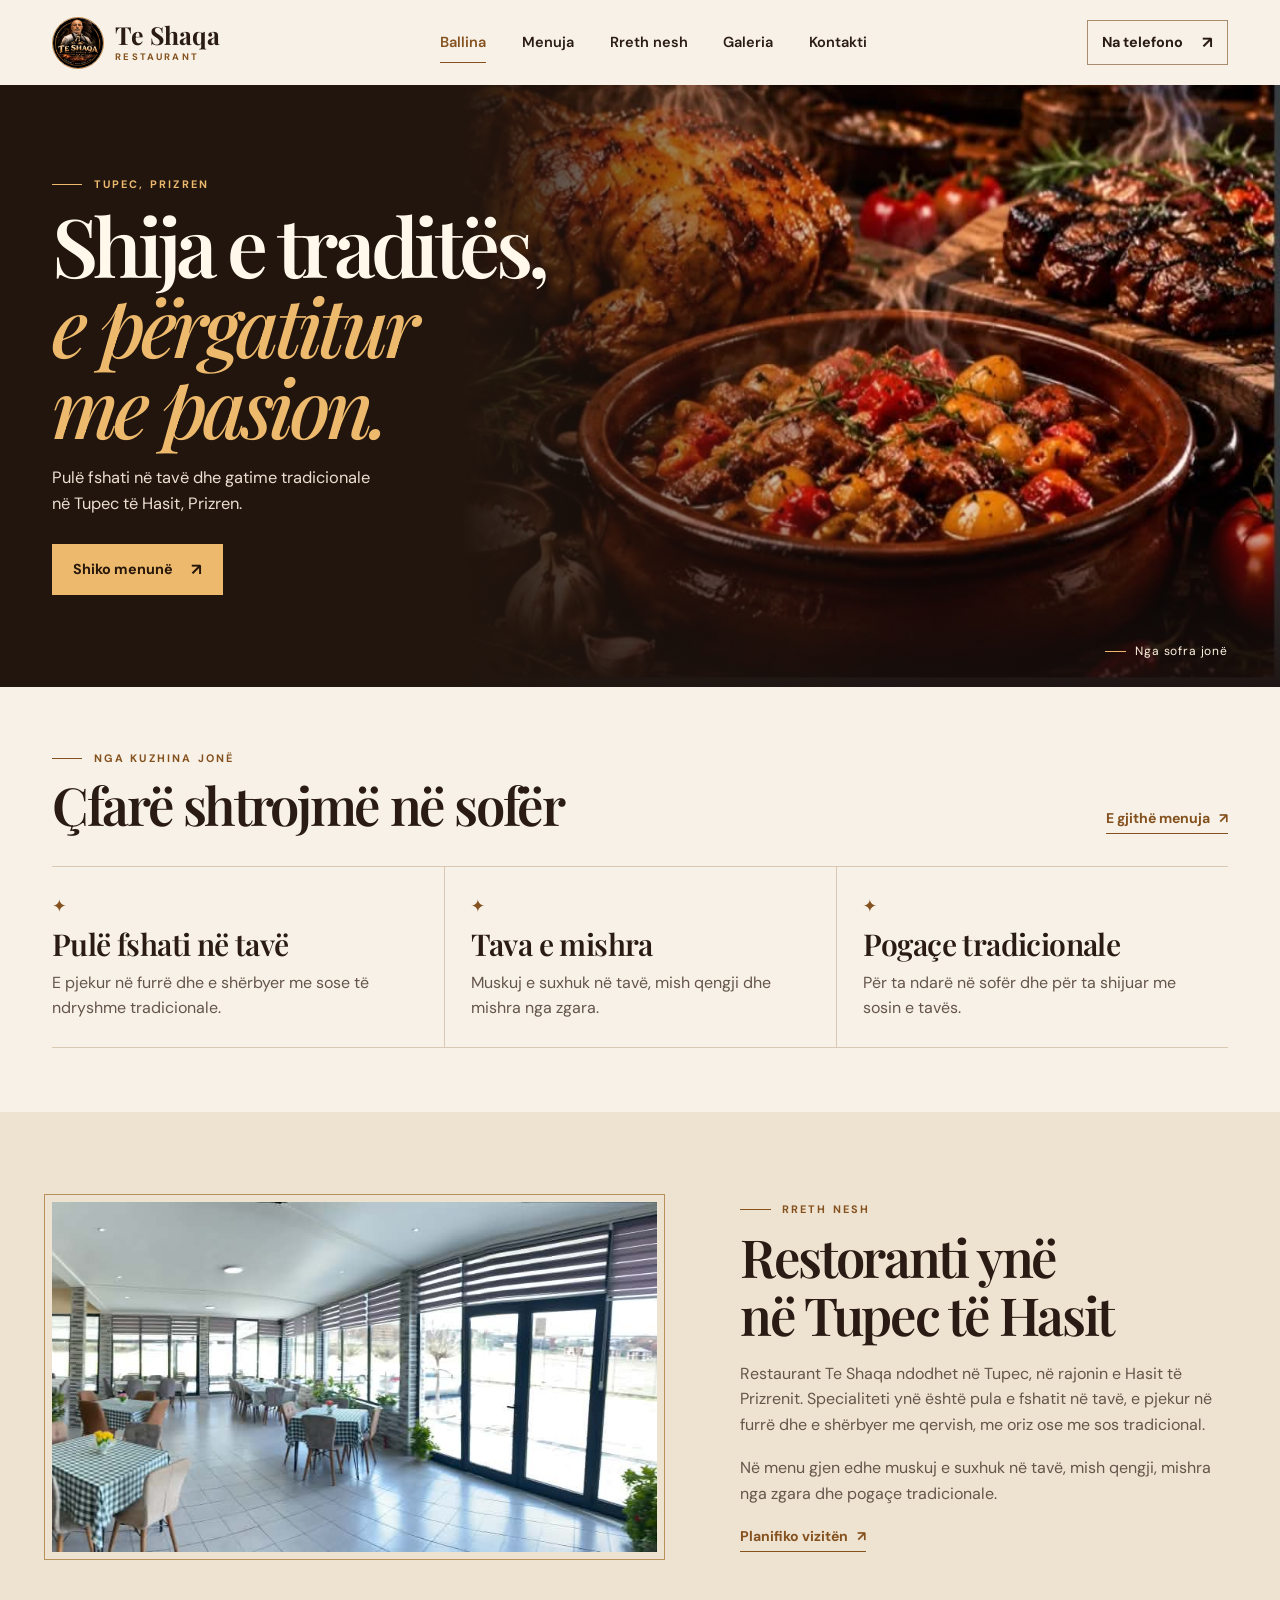
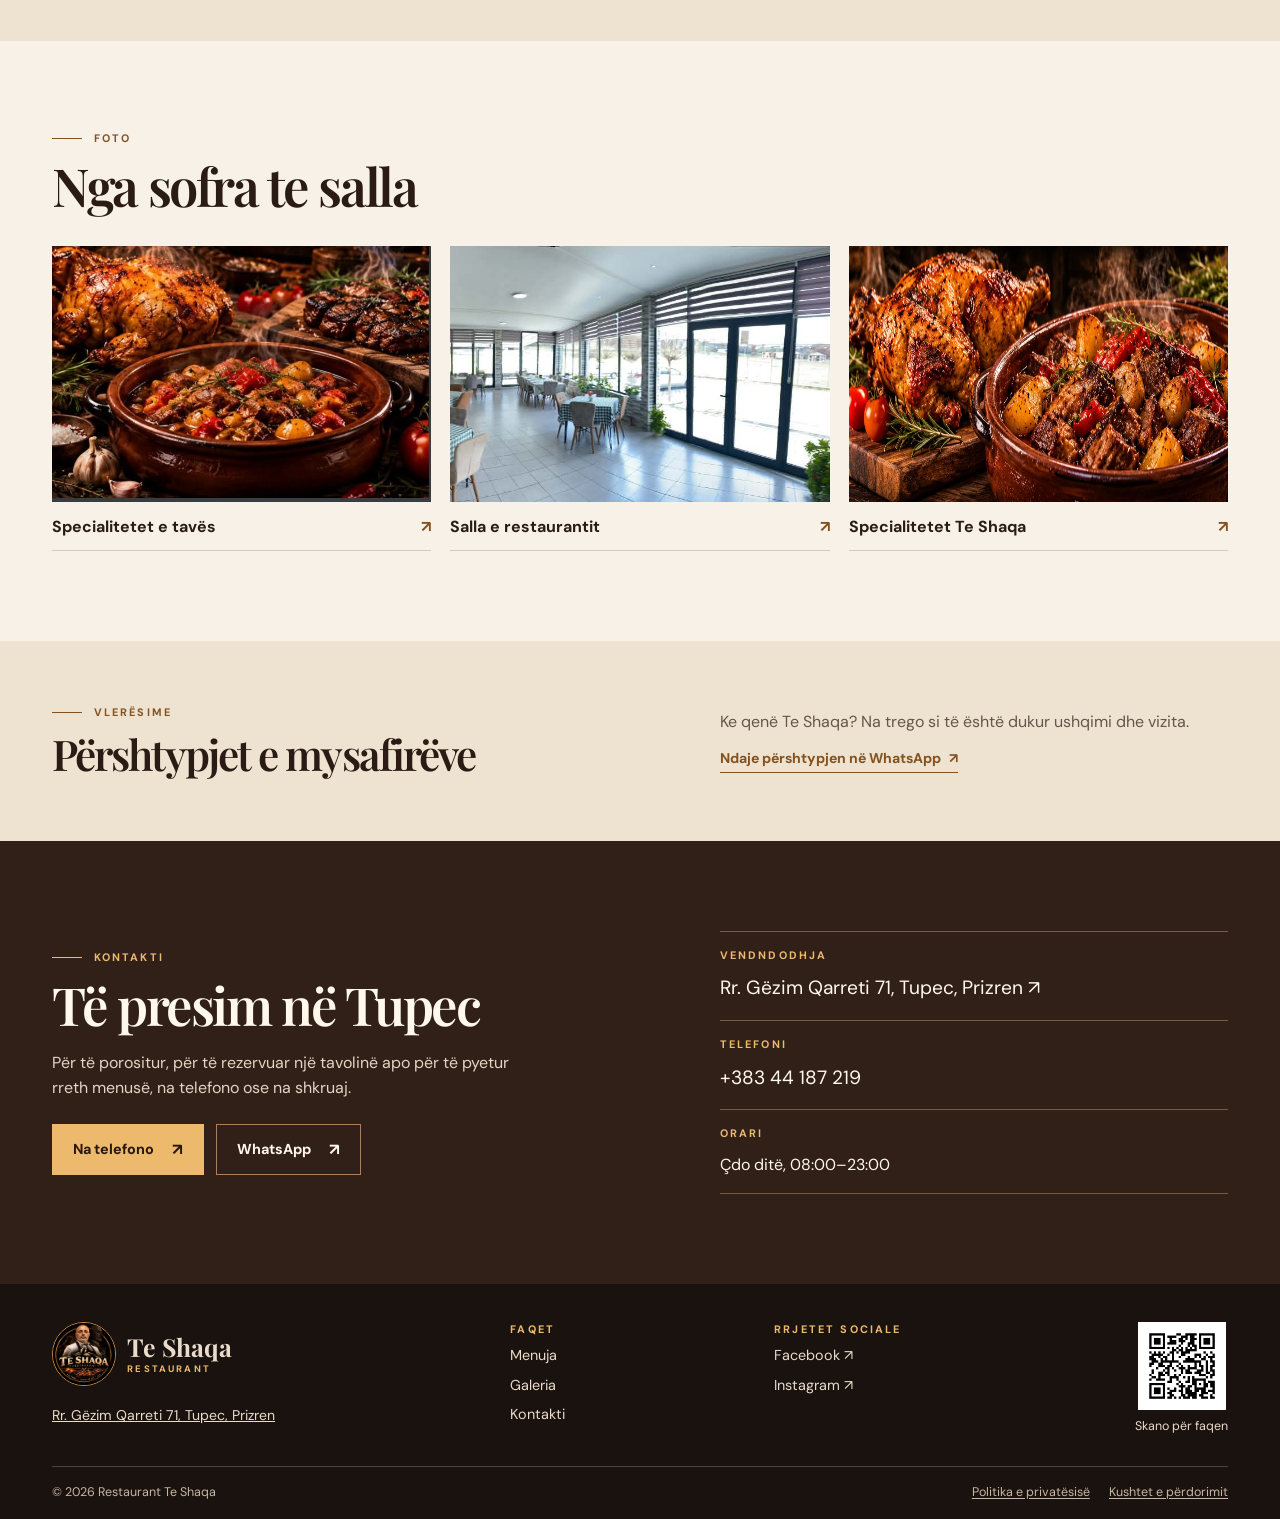
<file: index.html>
<!doctype html>
<html lang="sq">
<head>
  <meta charset="utf-8">
  <meta name="viewport" content="width=device-width, initial-scale=1">
  <meta name="description" content="Pulë fshati në tavë me qervish, oriz ose sos tradicional te Restaurant Te Shaqa në Tupec të Hasit, Prizren. Shiko menunë, çmimet dhe lokacionin.">
  <meta name="theme-color" content="#231711">
  <title>Restaurant Te Shaqa | Pulë fshati në tavë në Prizren</title>
  <link rel="canonical" href="https://teshaqa.github.io/teshaqa/">
  <meta property="og:type" content="website">
  <meta property="og:site_name" content="Restaurant Te Shaqa">
  <meta property="og:title" content="Restaurant Te Shaqa | Pulë fshati në tavë në Prizren">
  <meta property="og:description" content="Pulë fshati në tavë me qervish, oriz ose sos tradicional te Restaurant Te Shaqa në Tupec të Hasit, Prizren. Shiko menunë, çmimet dhe lokacionin.">
  <meta property="og:url" content="https://teshaqa.github.io/teshaqa/">
  <meta property="og:image" content="https://teshaqa.github.io/teshaqa/assets/logo.jpg">
  <meta property="og:image:alt" content="Logoja e Restaurant Te Shaqa">
  <script type="application/ld+json">
    {
      "@context": "https://schema.org",
      "@type": "Restaurant",
      "@id": "https://teshaqa.github.io/teshaqa/#restaurant",
      "name": "Restaurant Te Shaqa",
      "url": "https://teshaqa.github.io/teshaqa/",
      "description": "Pulë fshati në tavë me qervish, oriz ose sos tradicional te Restaurant Te Shaqa në Tupec të Hasit, Prizren. Shiko menunë, çmimet dhe lokacionin.",
      "image": [
        "https://teshaqa.github.io/teshaqa/assets/logo.jpg",
        "https://teshaqa.github.io/teshaqa/assets/salla.jpg"
      ],
      "telephone": "+38344187219",
      "address": {
        "@type": "PostalAddress",
        "streetAddress": "Rr. Gëzim Qarreti 71",
        "addressLocality": "Tupec",
        "addressRegion": "Prizren",
        "postalCode": "20000",
        "addressCountry": "XK"
      },
      "hasMap": "https://www.google.com/maps/search/?api=1&query=7M59%2BWQP%2C+Tupec+20000&query_place_id=ChIJyXnI7Jm_UxMRDChAkg44wN4",
      "menu": "https://teshaqa.github.io/teshaqa/menu/",
      "servesCuisine": "Kuzhinë tradicionale e Kosovës",
      "openingHoursSpecification": {
        "@type": "OpeningHoursSpecification",
        "dayOfWeek": [
          "Monday",
          "Tuesday",
          "Wednesday",
          "Thursday",
          "Friday",
          "Saturday",
          "Sunday"
        ],
        "opens": "08:00:00",
        "closes": "23:00:00"
      },
      "sameAs": [
        "https://www.google.com/maps/search/?api=1&query=7M59%2BWQP%2C+Tupec+20000&query_place_id=ChIJyXnI7Jm_UxMRDChAkg44wN4",
        "https://www.facebook.com/profile.php?id=61596324310138",
        "https://www.instagram.com/restaurant.te_shaqa/"
      ]
    }
  </script>
  <link rel="icon" href="assets/logo.jpg" type="image/jpeg">
  <link rel="stylesheet" href="style.css">
  <script src="site.js" defer></script>
</head>
<body>
  <a class="skip" href="#permbajtja">Kalo te përmbajtja</a>
  <header class="header">
    <div class="wrap nav">
      <a class="brand" href="./" aria-label="Te Shaqa, ballina">
        <img src="assets/logo.jpg" width="52" height="52" alt="">
        <span>Te Shaqa<small>RESTAURANT</small></span>
      </a>
      <button class="nav-toggle" type="button" aria-expanded="false" aria-controls="navigimi" hidden>Navigimi <span aria-hidden="true">☰</span></button>
      <nav id="navigimi" aria-label="Navigimi kryesor">
        <a href="./" aria-current="page">Ballina</a><a href="menu/">Menuja</a><a href="#rreth">Rreth nesh</a><a href="#galeria">Galeria</a><a href="#kontakti">Kontakti</a>
      </nav>
      <a class="button button-small button-outline" href="tel:+38344187219">Na telefono <span aria-hidden="true">↗</span></a>
    </div>
  </header>

  <main id="permbajtja">
    <section class="hero" aria-labelledby="slogani">
      <div class="hero-photo" aria-hidden="true"><div class="food-photo"><img src="assets/sofra.jpg" width="1600" height="761" alt="" fetchpriority="high"></div></div>
      <div class="wrap hero-inner">
        <div class="hero-copy">
          <p class="eyebrow rule">TUPEC, PRIZREN</p>
          <h1 id="slogani">Shija e traditës,<br><em>e përgatitur<br>me pasion.</em></h1>
          <p class="intro">Pulë fshati në tavë dhe gatime tradicionale në Tupec të Hasit, Prizren.</p>
          <a class="button button-gold" href="menu/">Shiko menunë <span aria-hidden="true">↗</span></a>
        </div>
        <p class="hero-caption">Nga sofra jonë</p>
      </div>
    </section>

    <section class="section specialties" aria-labelledby="specialitetet">
      <div class="wrap">
        <div class="section-heading">
          <div><p class="eyebrow rule">NGA KUZHINA JONË</p><h2 id="specialitetet">Çfarë shtrojmë në sofër</h2></div>
          <a class="text-link" href="menu/">E gjithë menuja <span aria-hidden="true">↗</span></a>
        </div>
        <div class="specialty-grid">
          <article><span class="ornament" aria-hidden="true">✦</span><h3>Pulë fshati në tavë</h3><p>E pjekur në furrë dhe e shërbyer me sose të ndryshme tradicionale.</p></article>
          <article><span class="ornament" aria-hidden="true">✦</span><h3>Tava e mishra</h3><p>Muskuj e suxhuk në tavë, mish qengji dhe mishra nga zgara.</p></article>
          <article><span class="ornament" aria-hidden="true">✦</span><h3>Pogaçe tradicionale</h3><p>Për ta ndarë në sofër dhe për ta shijuar me sosin e tavës.</p></article>
        </div>
      </div>
    </section>

    <section class="section about" id="rreth" aria-labelledby="rreth-titull">
      <div class="wrap about-grid">
        <div class="about-photo"><img src="assets/salla.jpg" width="2048" height="453" loading="lazy" alt="Salla e Restaurant Te Shaqa me tavolina pranë dritareve"></div>
        <div class="about-copy">
          <p class="eyebrow rule">RRETH NESH</p>
          <h2 id="rreth-titull">Restoranti ynë<br>në Tupec të Hasit</h2>
          <p>Restaurant Te Shaqa ndodhet në Tupec, në rajonin e Hasit të Prizrenit. Specialiteti ynë është pula e fshatit në tavë, e pjekur në furrë dhe e shërbyer me qervish, me oriz ose me sos tradicional.</p>
          <p>Në menu gjen edhe muskuj e suxhuk në tavë, mish qengji, mishra nga zgara dhe pogaçe tradicionale.</p>
          <a class="text-link" href="#kontakti">Planifiko vizitën <span aria-hidden="true">↗</span></a>
        </div>
      </div>
    </section>

    <section class="section gallery" id="galeria" aria-labelledby="galeria-titull">
      <div class="wrap">
        <div class="section-heading"><div><p class="eyebrow rule">FOTO</p><h2 id="galeria-titull">Nga sofra te salla</h2></div></div>
        <div class="gallery-grid">
          <a class="gallery-item" href="assets/sofra.jpg" data-lightbox="Specialitetet e tavës">
            <div class="gallery-picture food-photo"><img src="assets/sofra.jpg" width="1600" height="761" loading="lazy" alt="Pulë e pjekur dhe mish i shërbyer në tavë"></div>
            <span>Specialitetet e tavës <b aria-hidden="true">↗</b></span>
          </a>
          <a class="gallery-item" href="assets/salla.jpg" data-lightbox="Salla e restaurantit">
            <div class="gallery-picture room-photo"><img src="assets/salla.jpg" width="2048" height="453" loading="lazy" alt="Panoramë e sallës së restaurantit"></div>
            <span>Salla e restaurantit <b aria-hidden="true">↗</b></span>
          </a>
          <a class="gallery-item" href="assets/specialitetet.jpg" data-lightbox="Specialitetet Te Shaqa">
            <div class="gallery-picture poster-photo"><img src="assets/specialitetet.jpg" width="1254" height="1254" loading="lazy" alt="Pulë fshati pranë një tave me mish"></div>
            <span>Specialitetet Te Shaqa <b aria-hidden="true">↗</b></span>
          </a>
        </div>
      </div>
    </section>

    <section class="section reviews" id="vleresimet" aria-labelledby="vleresimet-titull">
      <div class="wrap review-inner">
        <div><p class="eyebrow rule">VLERËSIME</p><h2 id="vleresimet-titull">Përshtypjet e mysafirëve</h2></div>
        <div><p>Ke qenë Te Shaqa? Na trego si të është dukur ushqimi dhe vizita.</p><a class="text-link" href="https://wa.me/38344187219?text=P%C3%ABrsh%C3%ABndetje%21%20Dua%20t%C3%AB%20ndaj%20nj%C3%AB%20p%C3%ABrshtypje%20p%C3%ABr%20vizit%C3%ABn%20Te%20Shaqa." target="_blank" rel="noopener">Ndaje përshtypjen në WhatsApp <span aria-hidden="true">↗</span></a></div>
      </div>
    </section>

    <section class="section contact" id="kontakti" aria-labelledby="kontakti-titull">
      <div class="wrap contact-grid">
        <div>
          <p class="eyebrow rule">KONTAKTI</p><h2 id="kontakti-titull">Të presim në Tupec</h2>
          <p>Për të porositur, për të rezervuar një tavolinë apo për të pyetur rreth menusë, na telefono ose na shkruaj.</p>
          <div class="actions"><a class="button button-gold" href="tel:+38344187219">Na telefono <span aria-hidden="true">↗</span></a><a class="button button-light" href="https://wa.me/38344187219" target="_blank" rel="noopener">WhatsApp <span aria-hidden="true">↗</span></a></div>
        </div>
        <address class="contact-details">
          <div><span class="eyebrow">VENDNDODHJA</span><a href="https://www.google.com/maps/search/?api=1&amp;query=7M59%2BWQP%2C+Tupec+20000&amp;query_place_id=ChIJyXnI7Jm_UxMRDChAkg44wN4" target="_blank" rel="noopener">Rr. Gëzim Qarreti 71, Tupec, Prizren <span aria-hidden="true">↗</span></a></div>
          <div><span class="eyebrow">TELEFONI</span><a href="tel:+38344187219">+383 44 187 219</a></div>
          <div><span class="eyebrow">ORARI</span><span>Çdo ditë, 08:00–23:00</span></div>
        </address>
      </div>
    </section>
  </main>

  <footer class="footer">
    <div class="wrap">
      <div class="footer-grid">
        <div><a class="brand" href="./"><img src="assets/logo.jpg" width="64" height="64" loading="lazy" alt=""><span>Te Shaqa<small>RESTAURANT</small></span></a><p><a href="https://www.google.com/maps/search/?api=1&amp;query=7M59%2BWQP%2C+Tupec+20000&amp;query_place_id=ChIJyXnI7Jm_UxMRDChAkg44wN4" target="_blank" rel="noopener">Rr. Gëzim Qarreti 71, Tupec, Prizren</a></p></div>
        <div><p class="eyebrow">FAQET</p><a href="menu/">Menuja</a><a href="#galeria">Galeria</a><a href="#kontakti">Kontakti</a></div>
        <div><p class="eyebrow">RRJETET SOCIALE</p><a href="https://www.facebook.com/profile.php?id=61596324310138" target="_blank" rel="noopener">Facebook ↗</a><a href="https://www.instagram.com/restaurant.te_shaqa/" target="_blank" rel="noopener">Instagram ↗</a></div>
        <a class="qr" href="https://teshaqa.github.io/teshaqa/" target="_blank" rel="noopener"><img src="assets/website-qr.png" width="88" height="88" loading="lazy" alt=""><span>Skano për faqen</span></a>
      </div>
      <div class="footer-bottom">
        <p>© <span data-year>2026</span> Restaurant Te Shaqa</p>
        <nav class="footer-legal" aria-label="Privatësia dhe kushtet"><a href="privatesia/">Politika e privatësisë</a><a href="kushtet/">Kushtet e përdorimit</a></nav>
      </div>
    </div>
  </footer>

  <dialog class="lightbox" aria-labelledby="photo-caption">
    <form method="dialog"><button type="submit" aria-label="Mbylle foton">×</button></form>
    <figure><img alt=""><figcaption id="photo-caption"></figcaption></figure>
  </dialog>
</body>
</html>
</file>
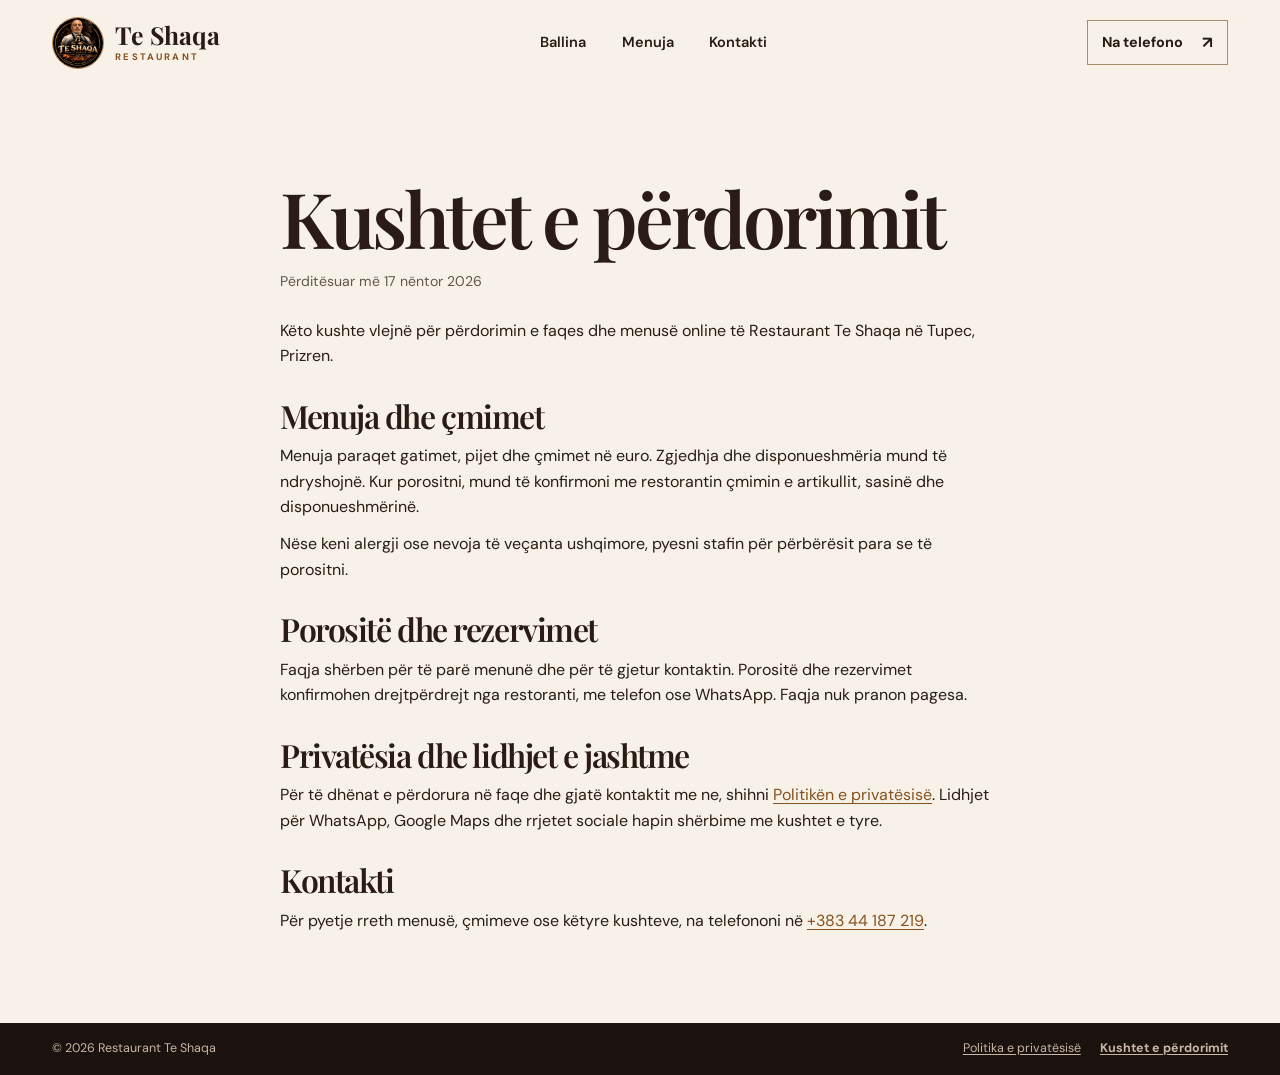
<file: kushtet/index.html>
<!doctype html>
<html lang="sq">
<head>
  <meta charset="utf-8">
  <meta name="viewport" content="width=device-width, initial-scale=1">
  <meta name="description" content="Si të përdorni menunë online të Restaurant Te Shaqa dhe si të konfirmoni një porosi ose rezervim.">
  <meta name="theme-color" content="#231711">
  <title>Kushtet e përdorimit | Restaurant Te Shaqa</title>
  <link rel="canonical" href="https://teshaqa.github.io/teshaqa/kushtet/">
  <link rel="icon" href="../assets/logo.jpg" type="image/jpeg">
  <link rel="stylesheet" href="../style.css">
  <script src="../site.js" defer></script>
</head>
<body>
  <a class="skip" href="#permbajtja">Kalo te përmbajtja</a>
  <header class="header">
    <div class="wrap nav">
      <a class="brand" href="../" aria-label="Te Shaqa, ballina"><img src="../assets/logo.jpg" width="52" height="52" alt=""><span>Te Shaqa<small>RESTAURANT</small></span></a>
      <button class="nav-toggle" type="button" aria-expanded="false" aria-controls="navigimi" hidden>Navigimi <span aria-hidden="true">☰</span></button>
      <nav id="navigimi" aria-label="Navigimi kryesor">
        <a href="../">Ballina</a><a href="../menu/">Menuja</a><a href="../#kontakti">Kontakti</a>
      </nav>
      <a class="button button-small button-outline" href="tel:+38344187219">Na telefono <span aria-hidden="true">↗</span></a>
    </div>
  </header>
  <main class="wrap section" id="permbajtja">
    <article class="legal-copy">
      <h1>Kushtet e përdorimit</h1>
      <p class="legal-date">Përditësuar më <time datetime="2026-11-17">17 nëntor 2026</time></p>

        <p>Këto kushte vlejnë për përdorimin e faqes dhe menusë online të Restaurant Te Shaqa në Tupec, Prizren.</p>

        <h2>Menuja dhe çmimet</h2>
        <p>Menuja paraqet gatimet, pijet dhe çmimet në euro. Zgjedhja dhe disponueshmëria mund të ndryshojnë. Kur porositni, mund të konfirmoni me restorantin çmimin e artikullit, sasinë dhe disponueshmërinë.</p>
        <p>Nëse keni alergji ose nevoja të veçanta ushqimore, pyesni stafin për përbërësit para se të porositni.</p>

        <h2>Porositë dhe rezervimet</h2>
        <p>Faqja shërben për të parë menunë dhe për të gjetur kontaktin. Porositë dhe rezervimet konfirmohen drejtpërdrejt nga restoranti, me telefon ose WhatsApp. Faqja nuk pranon pagesa.</p>

        <h2>Privatësia dhe lidhjet e jashtme</h2>
        <p>Për të dhënat e përdorura në faqe dhe gjatë kontaktit me ne, shihni <a href="../privatesia/">Politikën e privatësisë</a>. Lidhjet për WhatsApp, Google Maps dhe rrjetet sociale hapin shërbime me kushtet e tyre.</p>

        <h2>Kontakti</h2>
        <p>Për pyetje rreth menusë, çmimeve ose këtyre kushteve, na telefononi në <a href="tel:+38344187219">+383 44 187 219</a>.</p>
    </article>
  </main>
  <footer class="footer legal-footer">
    <div class="wrap footer-bottom">
      <p>© <span data-year>2026</span> Restaurant Te Shaqa</p>
      <nav class="footer-legal" aria-label="Privatësia dhe kushtet"><a href="../privatesia/">Politika e privatësisë</a><a href="../kushtet/" aria-current="page">Kushtet e përdorimit</a></nav>
    </div>
  </footer>
</body>
</html>
</file>
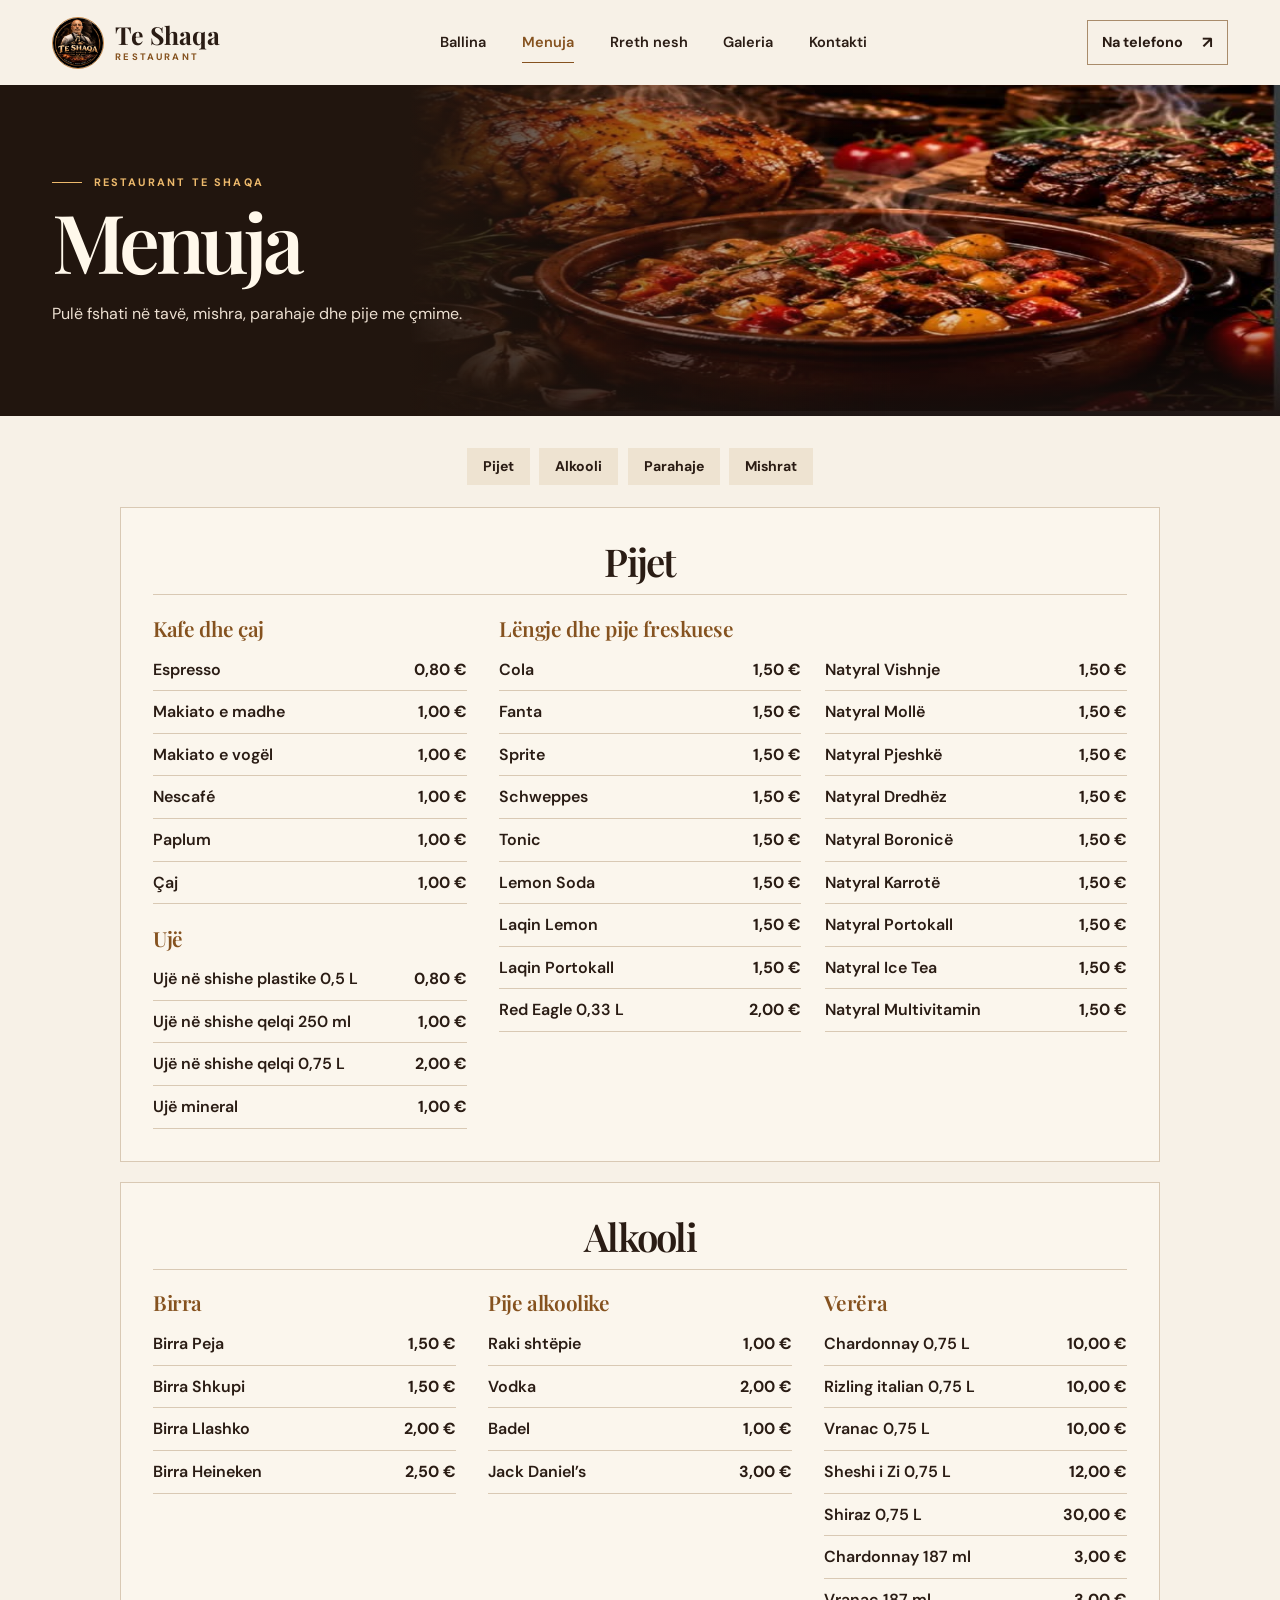
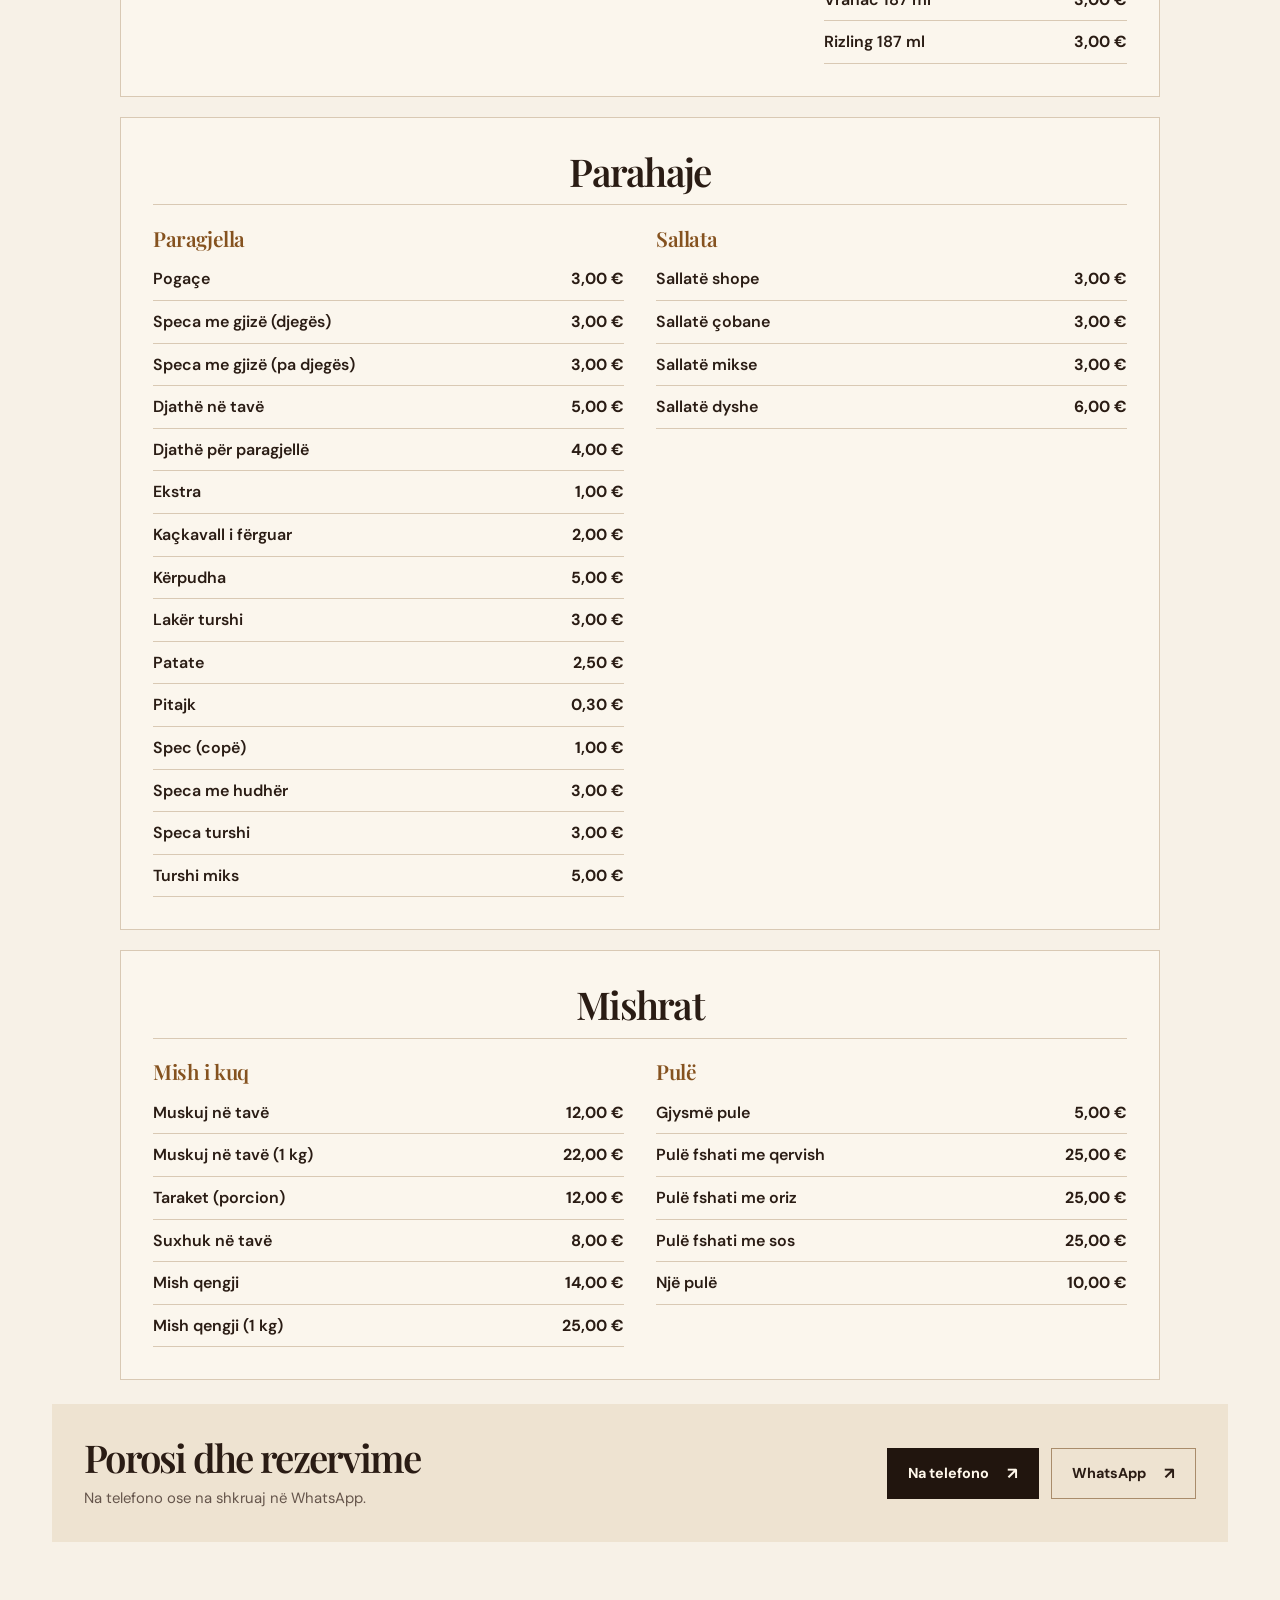
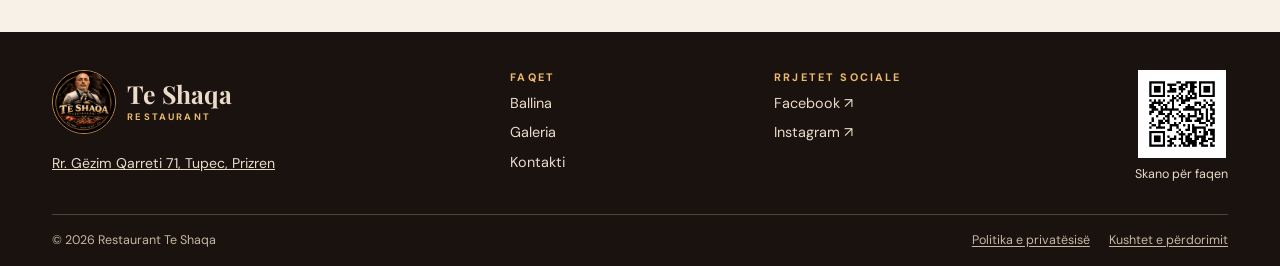
<file: menu/index.html>
<!doctype html>
<html lang="sq">
<head>
  <meta charset="utf-8">
  <meta name="viewport" content="width=device-width, initial-scale=1">
  <meta name="description" content="Menuja e Restaurant Te Shaqa në Tupec të Hasit, Prizren. Shiko çmimet për pulë fshati në tavë, mish qengji, pogaçe, sallata dhe pije.">
  <meta name="theme-color" content="#231711">
  <title>Menuja me çmime | Restaurant Te Shaqa, Prizren</title>
  <link rel="canonical" href="https://teshaqa.github.io/teshaqa/menu/">
  <meta property="og:type" content="website">
  <meta property="og:site_name" content="Restaurant Te Shaqa">
  <meta property="og:title" content="Menuja me çmime | Restaurant Te Shaqa, Prizren">
  <meta property="og:description" content="Menuja e Restaurant Te Shaqa në Tupec të Hasit, Prizren. Shiko çmimet për pulë fshati në tavë, mish qengji, pogaçe, sallata dhe pije.">
  <meta property="og:url" content="https://teshaqa.github.io/teshaqa/menu/">
  <meta property="og:image" content="https://teshaqa.github.io/teshaqa/assets/logo.jpg">
  <meta property="og:image:alt" content="Logoja e Restaurant Te Shaqa">
  <script type="application/ld+json">
    {
      "@context": "https://schema.org",
      "@type": "Menu",
      "@id": "https://teshaqa.github.io/teshaqa/menu/#menu",
      "name": "Menuja e Restaurant Te Shaqa",
      "description": "Menuja e Restaurant Te Shaqa në Tupec të Hasit, Prizren. Shiko çmimet për pulë fshati në tavë, mish qengji, pogaçe, sallata dhe pije.",
      "url": "https://teshaqa.github.io/teshaqa/menu/",
      "inLanguage": "sq"
    }
  </script>
  <link rel="icon" href="../assets/logo.jpg" type="image/jpeg">
  <link rel="stylesheet" href="../style.css">
  <script src="../site.js" defer></script>
</head>
<body class="menu-page">
  <a class="skip" href="#permbajtja">Kalo te përmbajtja</a>
  <header class="header">
    <div class="wrap nav">
      <a class="brand" href="../" aria-label="Te Shaqa, ballina"><img src="../assets/logo.jpg" width="52" height="52" alt=""><span>Te Shaqa<small>RESTAURANT</small></span></a>
      <button class="nav-toggle" type="button" aria-expanded="false" aria-controls="navigimi" hidden>Navigimi <span aria-hidden="true">☰</span></button>
      <nav id="navigimi" aria-label="Navigimi kryesor">
        <a href="../">Ballina</a><a href="./" aria-current="page">Menuja</a><a href="../#rreth">Rreth nesh</a><a href="../#galeria">Galeria</a><a href="../#kontakti">Kontakti</a>
      </nav>
      <a class="button button-small button-outline" href="tel:+38344187219">Na telefono <span aria-hidden="true">↗</span></a>
    </div>
  </header>
  <main id="permbajtja">
    <section class="menu-hero">
      <div class="hero-photo" aria-hidden="true"><div class="food-photo"><img src="../assets/sofra.jpg" width="1600" height="761" alt="" fetchpriority="high"></div></div>
      <div class="wrap menu-hero-inner"><p class="eyebrow rule">RESTAURANT TE SHAQA</p><h1>Menuja</h1><p>Pulë fshati në tavë, mishra, parahaje dhe pije me çmime.</p></div>
    </section>

    <section class="section menu-content" aria-label="Menuja me çmime">
      <div class="wrap">
        <nav class="menu-jump" aria-label="Kategoritë e menusë">
          <a href="#pijet">Pijet</a>
          <a href="#alkooli">Alkooli</a>
          <a href="#parahaje">Parahaje</a>
          <a href="#mishrat">Mishrat</a>
        </nav>
        <div class="menu-grid">
          <section class="menu-card" id="pijet" aria-labelledby="pijet-titull">
            <h2 id="pijet-titull">Pijet</h2>
            <div class="menu-groups">
              <div class="menu-group">
                <h3>Kafe dhe çaj</h3>
                <dl>
                  <div><dt>Espresso</dt><dd>0,80 €</dd></div>
                  <div><dt>Makiato e madhe</dt><dd>1,00 €</dd></div>
                  <div><dt>Makiato e vogël</dt><dd>1,00 €</dd></div>
                  <div><dt>Nescafé</dt><dd>1,00 €</dd></div>
                  <div><dt>Paplum</dt><dd>1,00 €</dd></div>
                  <div><dt>Çaj</dt><dd>1,00 €</dd></div>
                </dl>
              </div>
              <div class="menu-group">
                <h3>Lëngje dhe pije freskuese</h3>
                <dl>
                  <div><dt>Cola</dt><dd>1,50 €</dd></div>
                  <div><dt>Fanta</dt><dd>1,50 €</dd></div>
                  <div><dt>Sprite</dt><dd>1,50 €</dd></div>
                  <div><dt>Schweppes</dt><dd>1,50 €</dd></div>
                  <div><dt>Tonic</dt><dd>1,50 €</dd></div>
                  <div><dt>Lemon Soda</dt><dd>1,50 €</dd></div>
                  <div><dt>Laqin Lemon</dt><dd>1,50 €</dd></div>
                  <div><dt>Laqin Portokall</dt><dd>1,50 €</dd></div>
                  <div><dt>Red Eagle 0,33 L</dt><dd>2,00 €</dd></div>
                  <div><dt>Natyral Vishnje</dt><dd>1,50 €</dd></div>
                  <div><dt>Natyral Mollë</dt><dd>1,50 €</dd></div>
                  <div><dt>Natyral Pjeshkë</dt><dd>1,50 €</dd></div>
                  <div><dt>Natyral Dredhëz</dt><dd>1,50 €</dd></div>
                  <div><dt>Natyral Boronicë</dt><dd>1,50 €</dd></div>
                  <div><dt>Natyral Karrotë</dt><dd>1,50 €</dd></div>
                  <div><dt>Natyral Portokall</dt><dd>1,50 €</dd></div>
                  <div><dt>Natyral Ice Tea</dt><dd>1,50 €</dd></div>
                  <div><dt>Natyral Multivitamin</dt><dd>1,50 €</dd></div>
                </dl>
              </div>
              <div class="menu-group">
                <h3>Ujë</h3>
                <dl>
                  <div><dt>Ujë në shishe plastike 0,5 L</dt><dd>0,80 €</dd></div>
                  <div><dt>Ujë në shishe qelqi 250 ml</dt><dd>1,00 €</dd></div>
                  <div><dt>Ujë në shishe qelqi 0,75 L</dt><dd>2,00 €</dd></div>
                  <div><dt>Ujë mineral</dt><dd>1,00 €</dd></div>
                </dl>
              </div>
            </div>
          </section>
          <section class="menu-card" id="alkooli" aria-labelledby="alkooli-titull">
            <h2 id="alkooli-titull">Alkooli</h2>
            <div class="menu-groups">
              <div class="menu-group">
                <h3>Birra</h3>
                <dl>
                  <div><dt>Birra Peja</dt><dd>1,50 €</dd></div>
                  <div><dt>Birra Shkupi</dt><dd>1,50 €</dd></div>
                  <div><dt>Birra Llashko</dt><dd>2,00 €</dd></div>
                  <div><dt>Birra Heineken</dt><dd>2,50 €</dd></div>
                </dl>
              </div>
              <div class="menu-group">
                <h3>Pije alkoolike</h3>
                <dl>
                  <div><dt>Raki shtëpie</dt><dd>1,00 €</dd></div>
                  <div><dt>Vodka</dt><dd>2,00 €</dd></div>
                  <div><dt>Badel</dt><dd>1,00 €</dd></div>
                  <div><dt>Jack Daniel’s</dt><dd>3,00 €</dd></div>
                </dl>
              </div>
              <div class="menu-group">
                <h3>Verëra</h3>
                <dl>
                  <div><dt>Chardonnay 0,75 L</dt><dd>10,00 €</dd></div>
                  <div><dt>Rizling italian 0,75 L</dt><dd>10,00 €</dd></div>
                  <div><dt>Vranac 0,75 L</dt><dd>10,00 €</dd></div>
                  <div><dt>Sheshi i Zi 0,75 L</dt><dd>12,00 €</dd></div>
                  <div><dt>Shiraz 0,75 L</dt><dd>30,00 €</dd></div>
                  <div><dt>Chardonnay 187 ml</dt><dd>3,00 €</dd></div>
                  <div><dt>Vranac 187 ml</dt><dd>3,00 €</dd></div>
                  <div><dt>Rizling 187 ml</dt><dd>3,00 €</dd></div>
                </dl>
              </div>
            </div>
          </section>
          <section class="menu-card" id="parahaje" aria-labelledby="parahaje-titull">
            <h2 id="parahaje-titull">Parahaje</h2>
            <div class="menu-groups">
              <div class="menu-group" id="shoqerimet">
                <h3>Paragjella</h3>
                <dl>
                  <div><dt>Pogaçe</dt><dd>3,00 €</dd></div>
                  <div><dt>Speca me gjizë (djegës)</dt><dd>3,00 €</dd></div>
                  <div><dt>Speca me gjizë (pa djegës)</dt><dd>3,00 €</dd></div>
                  <div><dt>Djathë në tavë</dt><dd>5,00 €</dd></div>
                  <div><dt>Djathë për paragjellë</dt><dd>4,00 €</dd></div>
                  <div><dt>Ekstra</dt><dd>1,00 €</dd></div>
                  <div><dt>Kaçkavall i fërguar</dt><dd>2,00 €</dd></div>
                  <div><dt>Kërpudha</dt><dd>5,00 €</dd></div>
                  <div><dt>Lakër turshi</dt><dd>3,00 €</dd></div>
                  <div><dt>Patate</dt><dd>2,50 €</dd></div>
                  <div><dt>Pitajk</dt><dd>0,30 €</dd></div>
                  <div><dt>Spec (copë)</dt><dd>1,00 €</dd></div>
                  <div><dt>Speca me hudhër</dt><dd>3,00 €</dd></div>
                  <div><dt>Speca turshi</dt><dd>3,00 €</dd></div>
                  <div><dt>Turshi miks</dt><dd>5,00 €</dd></div>
                </dl>
              </div>
              <div class="menu-group">
                <h3>Sallata</h3>
                <dl>
                  <div><dt>Sallatë shope</dt><dd>3,00 €</dd></div>
                  <div><dt>Sallatë çobane</dt><dd>3,00 €</dd></div>
                  <div><dt>Sallatë mikse</dt><dd>3,00 €</dd></div>
                  <div><dt>Sallatë dyshe</dt><dd>6,00 €</dd></div>
                </dl>
              </div>
            </div>
          </section>
          <section class="menu-card" id="mishrat" aria-labelledby="mishrat-titull">
            <h2 id="mishrat-titull">Mishrat</h2>
            <div class="menu-groups">
              <div class="menu-group" id="tavat">
                <h3>Mish i kuq</h3>
                <dl>
                  <div><dt>Muskuj në tavë</dt><dd>12,00 €</dd></div>
                  <div><dt>Muskuj në tavë (1 kg)</dt><dd>22,00 €</dd></div>
                  <div><dt>Taraket (porcion)</dt><dd>12,00 €</dd></div>
                  <div><dt>Suxhuk në tavë</dt><dd>8,00 €</dd></div>
                  <div><dt>Mish qengji</dt><dd>14,00 €</dd></div>
                  <div><dt>Mish qengji (1 kg)</dt><dd>25,00 €</dd></div>
                </dl>
              </div>
              <div class="menu-group">
                <h3>Pulë</h3>
                <dl>
                  <div><dt>Gjysmë pule</dt><dd>5,00 €</dd></div>
                  <div><dt>Pulë fshati me qervish</dt><dd>25,00 €</dd></div>
                  <div><dt>Pulë fshati me oriz</dt><dd>25,00 €</dd></div>
                  <div><dt>Pulë fshati me sos</dt><dd>25,00 €</dd></div>
                  <div><dt>Një pulë</dt><dd>10,00 €</dd></div>
                </dl>
              </div>
            </div>
          </section>
        </div>
        <div class="menu-contact">
          <div><h2>Porosi dhe rezervime</h2><p>Na telefono ose na shkruaj në WhatsApp.</p></div>
          <div class="actions"><a class="button button-dark" href="tel:+38344187219">Na telefono <span aria-hidden="true">↗</span></a><a class="button button-outline" href="https://wa.me/38344187219" target="_blank" rel="noopener">WhatsApp <span aria-hidden="true">↗</span></a></div>
        </div>
      </div>
    </section>
  </main>
  <footer class="footer">
    <div class="wrap">
      <div class="footer-grid">
        <div><a class="brand" href="../"><img src="../assets/logo.jpg" width="64" height="64" loading="lazy" alt=""><span>Te Shaqa<small>RESTAURANT</small></span></a><p><a href="https://www.google.com/maps/search/?api=1&amp;query=7M59%2BWQP%2C+Tupec+20000&amp;query_place_id=ChIJyXnI7Jm_UxMRDChAkg44wN4" target="_blank" rel="noopener">Rr. Gëzim Qarreti 71, Tupec, Prizren</a></p></div>
        <div><p class="eyebrow">FAQET</p><a href="../">Ballina</a><a href="../#galeria">Galeria</a><a href="../#kontakti">Kontakti</a></div>
        <div><p class="eyebrow">RRJETET SOCIALE</p><a href="https://www.facebook.com/profile.php?id=61596324310138" target="_blank" rel="noopener">Facebook ↗</a><a href="https://www.instagram.com/restaurant.te_shaqa/" target="_blank" rel="noopener">Instagram ↗</a></div>
        <a class="qr" href="https://teshaqa.github.io/teshaqa/" target="_blank" rel="noopener"><img src="../assets/website-qr.png" width="88" height="88" loading="lazy" alt=""><span>Skano për faqen</span></a>
      </div>
      <div class="footer-bottom">
        <p>© <span data-year>2026</span> Restaurant Te Shaqa</p>
        <nav class="footer-legal" aria-label="Privatësia dhe kushtet"><a href="../privatesia/">Politika e privatësisë</a><a href="../kushtet/">Kushtet e përdorimit</a></nav>
      </div>
    </div>
  </footer>
</body>
</html>
</file>
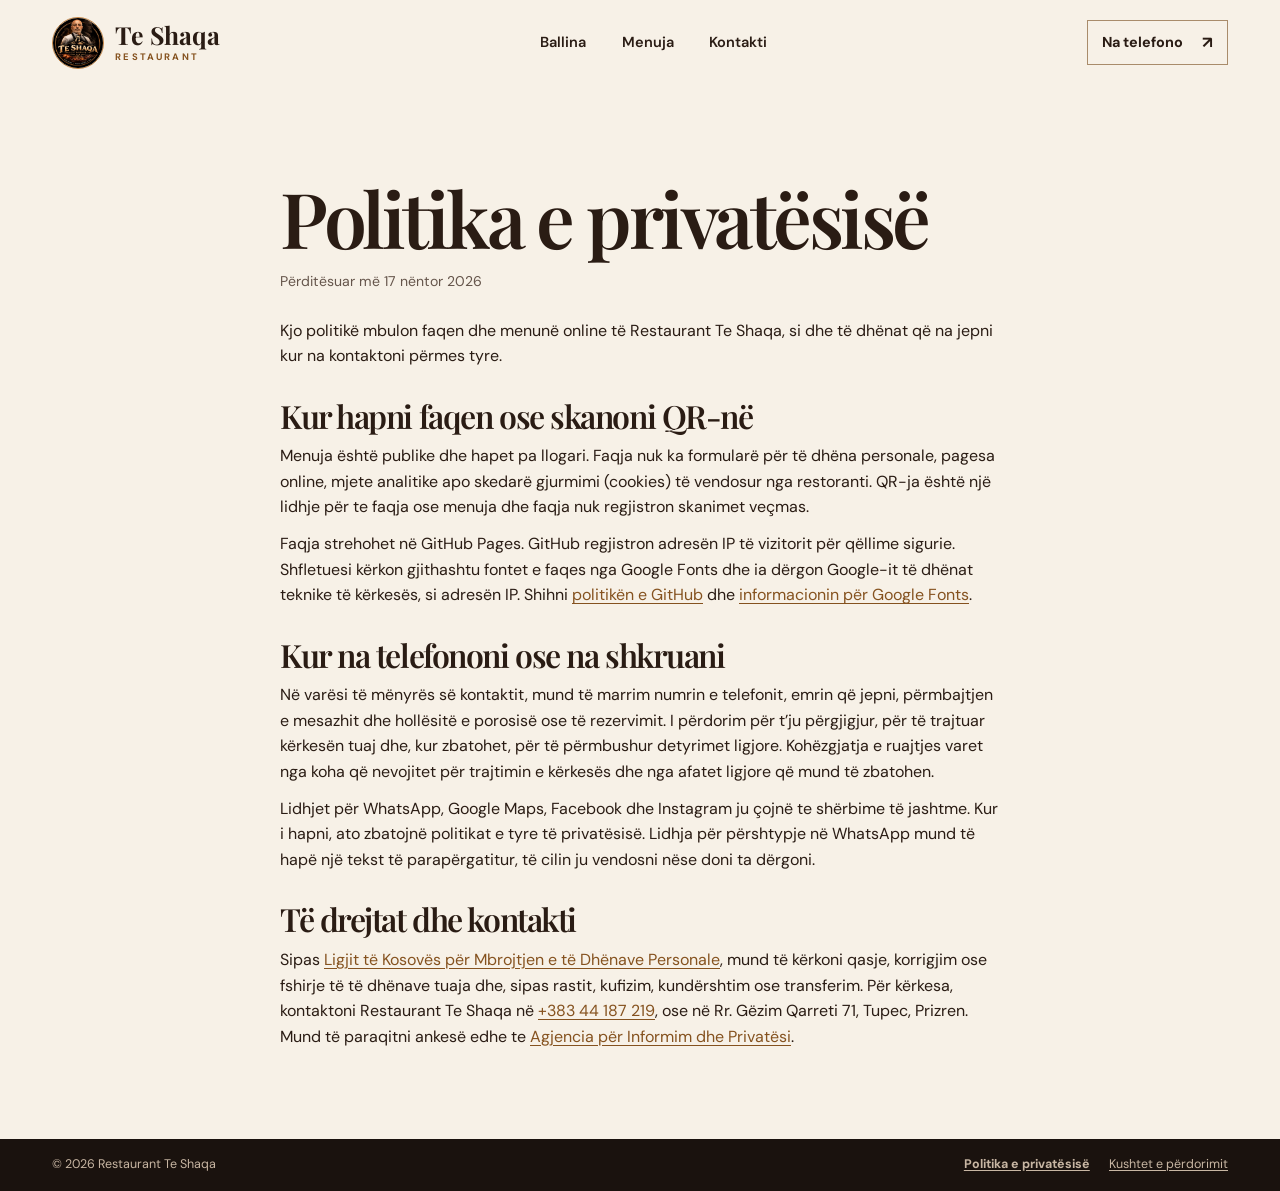
<file: privatesia/index.html>
<!doctype html>
<html lang="sq">
<head>
  <meta charset="utf-8">
  <meta name="viewport" content="width=device-width, initial-scale=1">
  <meta name="description" content="Si trajtohen të dhënat kur hapni menunë online ose kontaktoni Restaurant Te Shaqa.">
  <meta name="theme-color" content="#231711">
  <title>Politika e privatësisë | Restaurant Te Shaqa</title>
  <link rel="canonical" href="https://teshaqa.github.io/teshaqa/privatesia/">
  <link rel="icon" href="../assets/logo.jpg" type="image/jpeg">
  <link rel="stylesheet" href="../style.css">
  <script src="../site.js" defer></script>
</head>
<body>
  <a class="skip" href="#permbajtja">Kalo te përmbajtja</a>
  <header class="header">
    <div class="wrap nav">
      <a class="brand" href="../" aria-label="Te Shaqa, ballina"><img src="../assets/logo.jpg" width="52" height="52" alt=""><span>Te Shaqa<small>RESTAURANT</small></span></a>
      <button class="nav-toggle" type="button" aria-expanded="false" aria-controls="navigimi" hidden>Navigimi <span aria-hidden="true">☰</span></button>
      <nav id="navigimi" aria-label="Navigimi kryesor">
        <a href="../">Ballina</a><a href="../menu/">Menuja</a><a href="../#kontakti">Kontakti</a>
      </nav>
      <a class="button button-small button-outline" href="tel:+38344187219">Na telefono <span aria-hidden="true">↗</span></a>
    </div>
  </header>
  <main class="wrap section" id="permbajtja">
    <article class="legal-copy">
      <h1>Politika e privatësisë</h1>
      <p class="legal-date">Përditësuar më <time datetime="2026-11-17">17 nëntor 2026</time></p>

        <p>Kjo politikë mbulon faqen dhe menunë online të Restaurant Te Shaqa, si dhe të dhënat që na jepni kur na kontaktoni përmes tyre.</p>

        <h2>Kur hapni faqen ose skanoni QR-në</h2>
        <p>Menuja është publike dhe hapet pa llogari. Faqja nuk ka formularë për të dhëna personale, pagesa online, mjete analitike apo skedarë gjurmimi (cookies) të vendosur nga restoranti. QR-ja është një lidhje për te faqja ose menuja dhe faqja nuk regjistron skanimet veçmas.</p>
        <p>Faqja strehohet në GitHub Pages. GitHub regjistron adresën IP të vizitorit për qëllime sigurie. Shfletuesi kërkon gjithashtu fontet e faqes nga Google Fonts dhe ia dërgon Google-it të dhënat teknike të kërkesës, si adresën IP. Shihni <a href="https://docs.github.com/en/site-policy/privacy-policies/github-general-privacy-statement">politikën e GitHub</a> dhe <a href="https://fonts.google.com/faq">informacionin për Google Fonts</a>.</p>

        <h2>Kur na telefononi ose na shkruani</h2>
        <p>Në varësi të mënyrës së kontaktit, mund të marrim numrin e telefonit, emrin që jepni, përmbajtjen e mesazhit dhe hollësitë e porosisë ose të rezervimit. I përdorim për t’ju përgjigjur, për të trajtuar kërkesën tuaj dhe, kur zbatohet, për të përmbushur detyrimet ligjore. Kohëzgjatja e ruajtjes varet nga koha që nevojitet për trajtimin e kërkesës dhe nga afatet ligjore që mund të zbatohen.</p>
        <p>Lidhjet për WhatsApp, Google Maps, Facebook dhe Instagram ju çojnë te shërbime të jashtme. Kur i hapni, ato zbatojnë politikat e tyre të privatësisë. Lidhja për përshtypje në WhatsApp mund të hapë një tekst të parapërgatitur, të cilin ju vendosni nëse doni ta dërgoni.</p>

        <h2>Të drejtat dhe kontakti</h2>
        <p>Sipas <a href="https://gzk.rks-gov.net/ActDetail.aspx?ActID=18616">Ligjit të Kosovës për Mbrojtjen e të Dhënave Personale</a>, mund të kërkoni qasje, korrigjim ose fshirje të të dhënave tuaja dhe, sipas rastit, kufizim, kundërshtim ose transferim. Për kërkesa, kontaktoni Restaurant Te Shaqa në <a href="tel:+38344187219">+383 44 187 219</a>, ose në Rr. Gëzim Qarreti 71, Tupec, Prizren. Mund të paraqitni ankesë edhe te <a href="https://aip.rks-gov.net/sq/ankesat/">Agjencia për Informim dhe Privatësi</a>.</p>
    </article>
  </main>
  <footer class="footer legal-footer">
    <div class="wrap footer-bottom">
      <p>© <span data-year>2026</span> Restaurant Te Shaqa</p>
      <nav class="footer-legal" aria-label="Privatësia dhe kushtet"><a href="../privatesia/" aria-current="page">Politika e privatësisë</a><a href="../kushtet/">Kushtet e përdorimit</a></nav>
    </div>
  </footer>
</body>
</html>
</file>
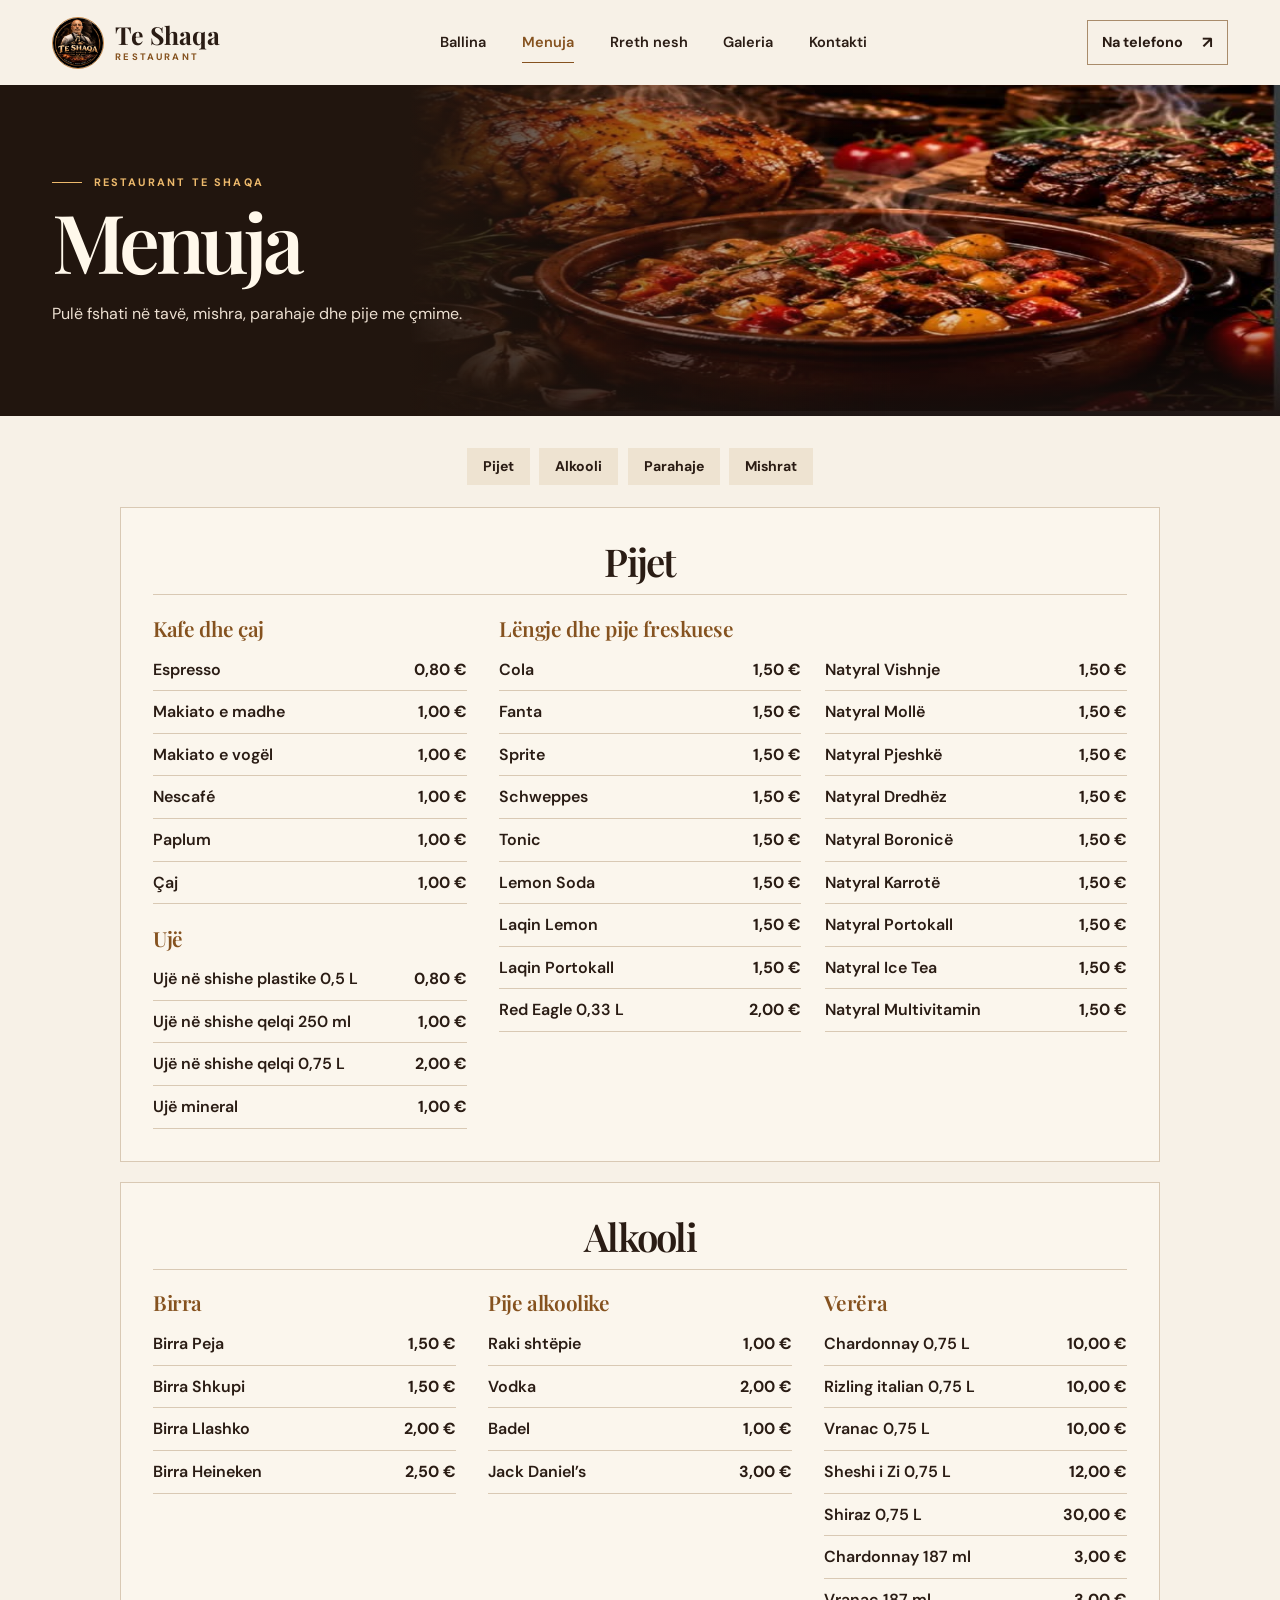
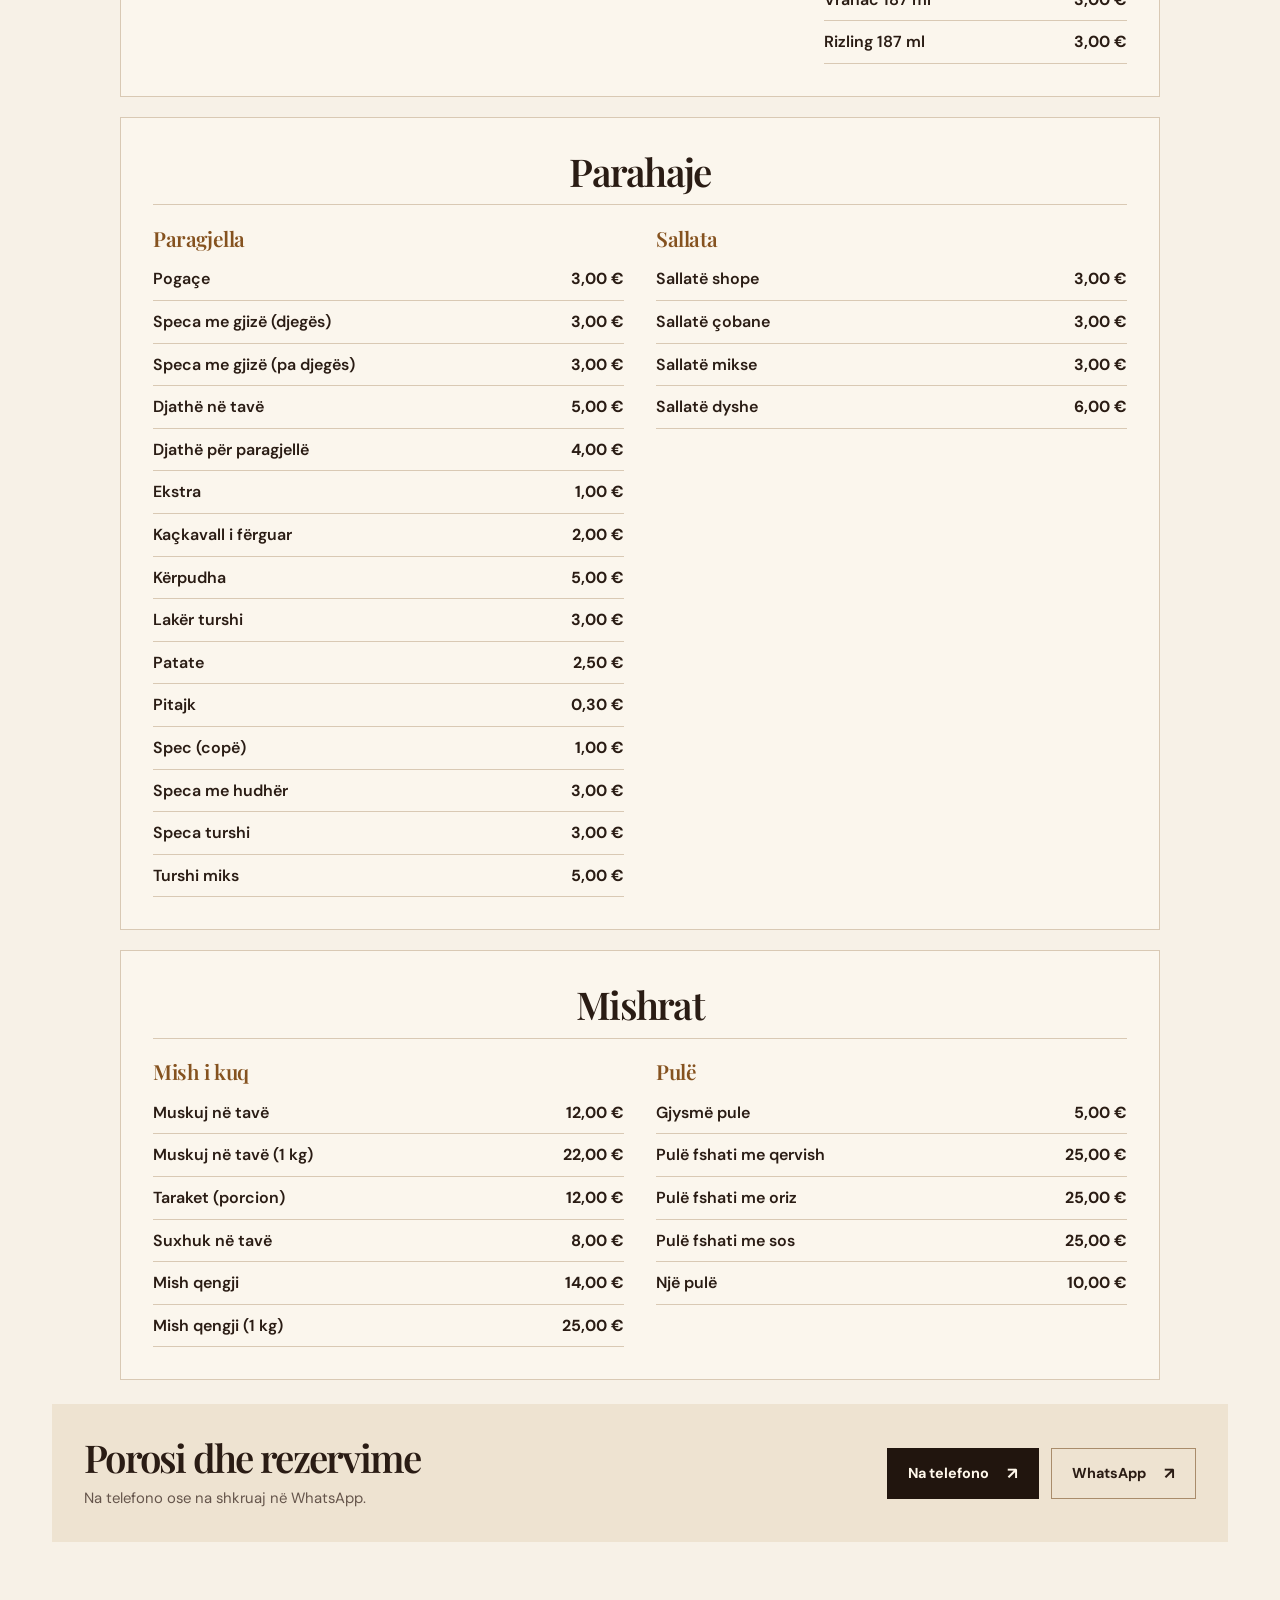
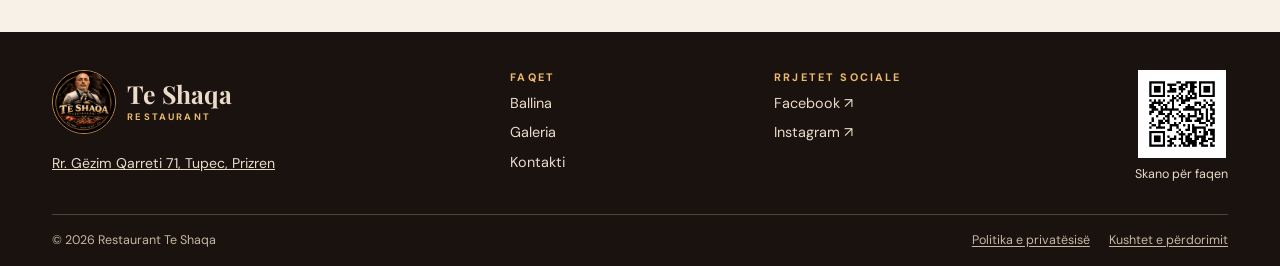
<file: menu.html>
<!doctype html>
<html lang="sq">
<head>
  <meta charset="utf-8">
  <meta name="viewport" content="width=device-width, initial-scale=1">
  <title>Menuja | Restaurant Te Shaqa</title>
  <link rel="canonical" href="https://teshaqa.github.io/teshaqa/menu/">
  <script>location.replace('menu/' + location.search + location.hash);</script>
  <noscript><meta http-equiv="refresh" content="0; url=menu/"></noscript>
</head>
<body>
  <main><a href="menu/">Hap menunë e Restaurant Te Shaqa</a></main>
</body>
</html>
</file>
<file: style.css>
@import url('https://fonts.googleapis.com/css2?family=DM+Sans:wght@400;500;600;700&family=Playfair+Display:ital,wght@0,500;0,600;0,700;1,500;1,600&display=swap');

:root {
  color-scheme: light;
  --paper: #f7f1e7;
  --cream: #fff8eb;
  --sand: #eee3d1;
  --ink: #2a1c14;
  --muted: #65554b;
  --dark: #21150e;
  --gold: #edb96c;
  --bronze: #85521f;
  --line: #d9c9b4;
  --serif: "Playfair Display", Georgia, serif;
  --sans: "DM Sans", system-ui, sans-serif;
}
*, *::before, *::after { box-sizing: border-box; }
html { scroll-behavior: smooth; }
body { margin: 0; color: var(--ink); background: var(--paper); font: 1rem/1.6 var(--sans); }
img { display: block; max-width: 100%; }
a { color: inherit; }
p, h1, h2, h3, figure, dl, dd { margin: 0; }
h1, h2, h3 { font-family: var(--serif); font-weight: 600; line-height: 1.1; }
h2 { font-size: clamp(2.2rem, 4.1vw, 4.15rem); letter-spacing: -.045em; }
h3 { font-size: clamp(1.45rem, 2.35vw, 2rem); letter-spacing: -.02em; }
button { font: inherit; color: inherit; }
[hidden] { display: none !important; }
:focus-visible { outline: 3px solid #ac6a33; outline-offset: 5px; }
[id] { scroll-margin-top: 1.5rem; }
.wrap { width: min(100% - 104px, 1280px); margin-inline: auto; }
.skip { position: fixed; z-index: 20; top: .75rem; left: .75rem; padding: .6rem 1rem; background: var(--paper); transform: translateY(-180%); }
.skip:focus { transform: none; }

.header { background: var(--paper); position: relative; z-index: 2; }
.nav { min-height: 85px; display: flex; align-items: center; justify-content: space-between; gap: 1.25rem; }
.brand { display: inline-flex; align-items: center; gap: .7rem; font-family: var(--serif); font-size: 1.55rem; font-weight: 700; line-height: 1.07; text-decoration: none; white-space: nowrap; }
.brand img { border-radius: 50%; object-fit: cover; border: 1px solid #c48749; }
.brand small { display: block; margin-top: .25rem; color: var(--bronze); font: 700 .59rem/1.2 var(--sans); letter-spacing: .23em; }
.nav nav { display: flex; align-items: center; gap: clamp(1.05rem, 2.8vw, 2.7rem); }
.nav nav a { padding-block: .55rem; text-decoration: none; font-size: .91rem; font-weight: 600; white-space: nowrap; }
.nav nav a:hover, .nav nav a[aria-current] { color: var(--bronze); box-shadow: inset 0 -1px var(--bronze); }
.nav-toggle { display: none; }
.button { display: inline-flex; justify-content: center; align-items: center; gap: 1.15rem; min-height: 51px; padding: .7rem 1.25rem; border: 1px solid transparent; text-decoration: none; font-weight: 700; font-size: .9rem; line-height: 1.2; transition: background-color .18s ease, color .18s ease; }
.button span { font-size: 1.14em; }
.button-small { min-height: 42px; padding-inline: .9rem; }
.button-outline { border-color: #a98c6b; }
.button-outline:hover { background: var(--sand); }
.button-gold { color: #28180c; background: var(--gold); }
.button-gold:hover { background: #f8cf94; }
.button-light { color: var(--cream); border-color: #aa8060; }
.button-light:hover { background: #493327; }
.button-dark { color: var(--cream); background: var(--dark); }
.button-dark:hover { background: #493327; }

.hero, .menu-hero { position: relative; isolation: isolate; overflow: hidden; background: var(--dark); color: var(--cream); }
.hero-photo { position: absolute; inset: 0 0 0 36%; z-index: -2; }
.food-photo, .poster-photo { position: relative; overflow: hidden; }
.hero-photo .food-photo { width: 100%; height: 100%; }
.food-photo img { position: absolute; width: 218%; height: 161%; max-width: none; left: -106%; top: -45%; }
.hero-photo::after { content: ""; position: absolute; inset: 0; background: linear-gradient(90deg, var(--dark), #21150e88 20%, transparent 56%), linear-gradient(0deg, #1b100dda, transparent 34%); }
.hero-inner { min-height: clamp(540px, 47vw, 700px); position: relative; display: flex; align-items: center; padding-block: 4rem; }
.hero-copy { width: min(100%, 660px); }
.eyebrow { color: var(--bronze); font-size: .68rem; line-height: 1.4; letter-spacing: .2em; font-weight: 700; }
.rule { display: flex; align-items: center; gap: .7rem; }
.rule::before { content: ""; width: 1.9rem; height: 1px; background: currentColor; flex: none; }
.hero .eyebrow, .menu-hero .eyebrow, .contact .eyebrow, .footer .eyebrow { color: var(--gold); }
.hero h1, .menu-hero h1 { margin: .75rem 0 1.25rem; font-size: clamp(3.9rem, 6.35vw, 7.6rem); letter-spacing: -.057em; line-height: .99; }
.hero h1 em { color: var(--gold); font-weight: 500; }
.intro { max-width: 320px; margin-bottom: 1.65rem; color: #ecdfd1; font-size: 1.025rem; }
.hero-caption { position: absolute; right: 0; bottom: 1.6rem; font-size: .75rem; color: #fff4e0; letter-spacing: .07em; display: flex; align-items: center; gap: .6rem; }
.hero-caption::before { content: ""; width: 1.3rem; height: 1px; background: var(--gold); }

.section { padding-block: clamp(3.4rem, 7vw, 7rem); }
.section .eyebrow, .menu-hero .eyebrow { margin-bottom: .65rem; }
.section-heading { display: flex; align-items: end; justify-content: space-between; flex-wrap: wrap; gap: 1rem; margin-bottom: 2rem; }
.text-link { display: inline-flex; align-items: center; gap: .55rem; width: fit-content; padding-bottom: .2rem; border-bottom: 1px solid; color: var(--bronze); text-decoration: none; font-weight: 700; font-size: .88rem; }
.text-link:hover { color: var(--ink); }
.specialties { padding-block: clamp(2.7rem, 5vw, 4.65rem); }
.specialty-grid { display: grid; grid-template-columns: repeat(3, minmax(0,1fr)); border-block: 1px solid var(--line); }
.specialty-grid article { padding: 1.55rem 1.6rem 1.65rem; }
.specialty-grid article:first-child { padding-left: 0; }
.specialty-grid article + article { border-left: 1px solid var(--line); }
.ornament { display: block; margin-bottom: .45rem; color: var(--bronze); font-size: 1.1rem; }
.specialty-grid p { margin-top: .6rem; color: var(--muted); max-width: 30ch; }

.about { background: var(--sand); }
.about-grid { display: grid; grid-template-columns: 1.24fr 1fr; gap: clamp(2rem, 6.5vw, 7rem); align-items: center; }
.about-photo { position: relative; min-height: 350px; outline: 1px solid #b8905c; outline-offset: 7px; }
.about-photo img, .room-photo img { width: 100%; height: 100%; object-fit: cover; object-position: right; }
.about-photo img { position: absolute; }
.about-copy p:not(.eyebrow) { margin-top: 1.1rem; color: var(--muted); max-width: 46ch; }
.about-copy .text-link { margin-top: 1.15rem; }
.gallery-grid { display: grid; grid-template-columns: repeat(3, minmax(0, 1fr)); gap: 1.2rem; }
.gallery-item { display: block; min-width: 0; text-decoration: none; }
.gallery-picture { height: clamp(155px, 20vw, 300px); background: var(--dark); transition: filter .18s ease; }
.gallery-item:hover .gallery-picture { filter: brightness(1.14); }
.poster-photo img { position: absolute; width: 100%; height: 272%; object-fit: fill; top: -113%; }
.gallery-item > span { display: flex; justify-content: space-between; gap: .5rem; padding-block: .7rem; border-bottom: 1px solid var(--line); font-weight: 700; }
.gallery-item b { color: var(--bronze); }
.lightbox { max-width: min(94vw, 1200px); max-height: 92vh; border: 1px solid #8a6546; padding: 0; background: var(--dark); color: var(--cream); }
.lightbox::backdrop { background: #170e0bd9; }
.lightbox form { position: absolute; right: .5rem; top: .5rem; }
.lightbox button { background: var(--dark); border: 1px solid var(--gold); width: 2.4rem; height: 2.4rem; font-size: 1.6rem; line-height: 1; cursor: pointer; }
.lightbox img { max-height: 78vh; object-fit: contain; }
.lightbox figcaption { padding: .5rem 1rem; }
.reviews { padding-block: clamp(2.5rem, 5vw, 4rem); background: var(--sand); }
.review-inner, .contact-grid { display: grid; grid-template-columns: 1.25fr 1fr; align-items: center; gap: 2rem; }
.review-inner h2 { font-size: clamp(2rem, 3.3vw, 3.25rem); }
.review-inner p:not(.eyebrow) { margin-bottom: .65rem; color: var(--muted); }
.contact { background: #302018; color: var(--cream); }
.contact p:not(.eyebrow) { margin-block: 1rem 1.45rem; max-width: 44ch; color: #e4d4c4; }
.actions { display: flex; flex-wrap: wrap; gap: .7rem; }
.contact-details { border-block: 1px solid #78583e; font-style: normal; }
.contact-details > div { padding: 1rem 0; display: flex; flex-direction: column; }
.contact-details > div + div { border-top: 1px solid #78583e; }
.contact-details a { width: fit-content; text-decoration: none; font-size: 1.2rem; }
.contact-details a:hover { text-decoration: underline; }
.footer { background: #1a120e; color: #eadbca; padding-top: 2.4rem; }
.footer .brand small { color: var(--gold); }
.footer-grid { display: grid; grid-template-columns: 1.35fr .75fr 1.05fr auto; gap: 1.3rem; }
.footer-grid > div > a:not(.brand) { display: block; width: fit-content; text-decoration: none; margin-top: .4rem; font-size: .9rem; }
.footer-grid > div > a:hover, .footer-grid .qr:hover { text-decoration: underline; }
.footer-grid p:not(.eyebrow) { margin-top: .65rem; font-size: .88rem; }
.qr { display: flex; flex-direction: column; gap: .4rem; align-items: center; align-self: start; text-decoration: none; font-size: .78rem; }
.qr img { background: white; }
.footer-bottom { display: flex; align-items: baseline; justify-content: space-between; flex-wrap: wrap; gap: .65rem 1.4rem; margin-top: 1.8rem; padding-block: 1rem; border-top: 1px solid #564233; font-size: .78rem; color: #c8b6a3; }

.footer-legal { display: flex; flex-wrap: wrap; gap: .45rem 1.2rem; }
.footer-legal a { text-underline-offset: .2em; }
.footer-legal a[aria-current="page"] { font-weight: 700; }
.legal-footer { padding-top: 0; }
.legal-footer .footer-bottom { margin-top: 0; border-top: 0; }
.legal-copy { max-width: 720px; margin-inline: auto; }
.legal-copy h1 { font-size: clamp(2.45rem, 6vw, 5.1rem); letter-spacing: -.045em; }
.legal-copy h2 { font-size: clamp(1.45rem, 3vw, 2rem); margin-top: 1.8rem; margin-bottom: .65rem; }
.legal-copy p + p { margin-top: .7rem; }
.legal-copy .legal-date { color: var(--muted); margin-block: .7rem 1.55rem; font-size: .88rem; }
.legal-copy a { text-underline-offset: .18em; color: var(--bronze); }

.menu-hero-inner { padding-block: clamp(3.4rem, 7vw, 6rem); }
.menu-hero h1 { margin-top: .25rem; }
.menu-hero .hero-photo { left: 32%; }
.menu-hero-inner > p:last-child { color: #ecdfd1; }
.menu-content { padding-top: 2rem; }
.menu-jump { display: flex; flex-wrap: wrap; justify-content: center; gap: .6rem; margin-bottom: 1.4rem; }
.menu-jump a { background: var(--sand); text-decoration: none; font-weight: 700; padding: .45rem 1rem; font-size: .88rem; }
.menu-jump a:hover { background: #e6d3b9; }
.menu-grid { display: grid; gap: 1.25rem; max-width: 1040px; margin-inline: auto; }
.menu-card { border: 1px solid var(--line); background: #fbf6ed; padding: clamp(1rem, 2.6vw, 2rem); }
.menu-card h2, .menu-contact h2 { font-size: clamp(1.75rem, 3vw, 2.45rem); }
.menu-card h2 { padding-bottom: .75rem; border-bottom: 1px solid var(--line); }
.menu-groups { display: grid; grid-template-columns: repeat(auto-fit, minmax(min(100%, 230px), 1fr)); gap: 1.4rem 2rem; margin-top: 1.35rem; }
.menu-group h3 { color: var(--bronze); font-size: 1.3rem; margin-bottom: .55rem; }
.menu-group dl > div { display: flex; align-items: baseline; justify-content: space-between; gap: .6rem 1rem; padding-block: .5rem; border-bottom: 1px solid var(--line); }
.menu-group dt { font-weight: 600; }
.menu-group dd { flex: none; font-weight: 700; font-variant-numeric: tabular-nums; }
.menu-contact p { color: var(--muted); font-size: .93rem; }

@media (min-width: 1000px) {
  .menu-card h2 { text-align: center; }
  #pijet .menu-groups { grid-template-columns: minmax(0, 1fr) minmax(0, 2fr); }
  #pijet .menu-group:nth-child(2) { grid-row: span 2; }
  #pijet .menu-group:nth-child(2) dl { columns: 2; column-gap: 1.5rem; }
  #pijet .menu-group:nth-child(2) dl > div { break-inside: avoid; }
}
.menu-contact { margin-top: 1.5rem; background: var(--sand); padding: clamp(1rem, 2.6vw, 2rem); display: flex; flex-wrap: wrap; justify-content: space-between; gap: 1rem; align-items: center; }
.menu-contact p { margin-top: .5rem; }

@media (max-width: 900px) {
  .wrap { width: calc(100% - 54px); }
  .nav { gap: .75rem; }
  .nav nav { gap: .9rem; }
  .about-photo { min-height: 290px; }
}
@media (max-width: 730px) {
  .wrap { width: calc(100% - 38px); }
  .nav { min-height: 71px; flex-wrap: wrap; justify-content: flex-start; gap: .5rem; }
  .nav .brand { margin-right: auto; }
  .brand { font-size: 1.32rem; gap: .4rem; }
  .nav .brand img { width: 39px; height: 39px; }
  .nav .button-small { padding-inline: .55rem; min-height: 37px; font-size: .76rem; gap: .35rem; }
  .nav-toggle { display: inline-flex; gap: .3rem; border: 1px solid var(--line); background: transparent; padding: .4rem .5rem; cursor: pointer; font-size: .76rem; align-items: center; }
  .nav nav { order: 3; flex: 1 0 100%; flex-wrap: wrap; gap: .15rem 1rem; padding-bottom: .6rem; }
  .nav-toggle[aria-expanded="false"]:not([hidden]) + nav { display: none; }
  .hero-photo { inset: 30% 0 0; }
  .hero-photo::after { background: linear-gradient(180deg, var(--dark), #21150eab 27%, #21150e18 61%, #1b100db3 100%), linear-gradient(90deg,#21150e9e, transparent 88%); }
  .hero-inner { min-height: 630px; align-items: start; padding-block: 3rem 11rem; }
  .hero h1 { font-size: clamp(3.3rem, 10.5vw, 5rem); }
  .hero-caption { bottom: 1.05rem; }
  .about-grid, .review-inner, .contact-grid { grid-template-columns: 1fr; gap: 1.55rem; }
  .about-copy { grid-row: 1; }
  .about-photo { min-height: 230px; }
  .gallery-grid { grid-template-columns: 1fr; }
  .gallery-picture { height: clamp(190px, 53vw, 350px); }
  .footer-grid { grid-template-columns: 1fr 1fr; gap: 1.5rem .9rem; }
  .qr { justify-self: start; }
  .menu-hero .hero-photo { inset: 0 0 0 15%; }
  .menu-hero .hero-photo::after { background: linear-gradient(90deg, var(--dark), #21150ec2 35%, #21150e44); }
}
@media (max-width: 500px) {
  .menu-jump { gap: .35rem; }
  .menu-jump a { display: inline-flex; align-items: center; min-height: 44px; padding-inline: .55rem; }
  .specialty-grid { grid-template-columns: 1fr; }
  .specialty-grid article { padding: .95rem 0; }
  .specialty-grid article + article { border-left: 0; border-top: 1px solid var(--line); }
}
@media (prefers-reduced-motion: reduce) {
  html { scroll-behavior: auto; }
  *, *::before, *::after { transition: none !important; }
}
</file>
